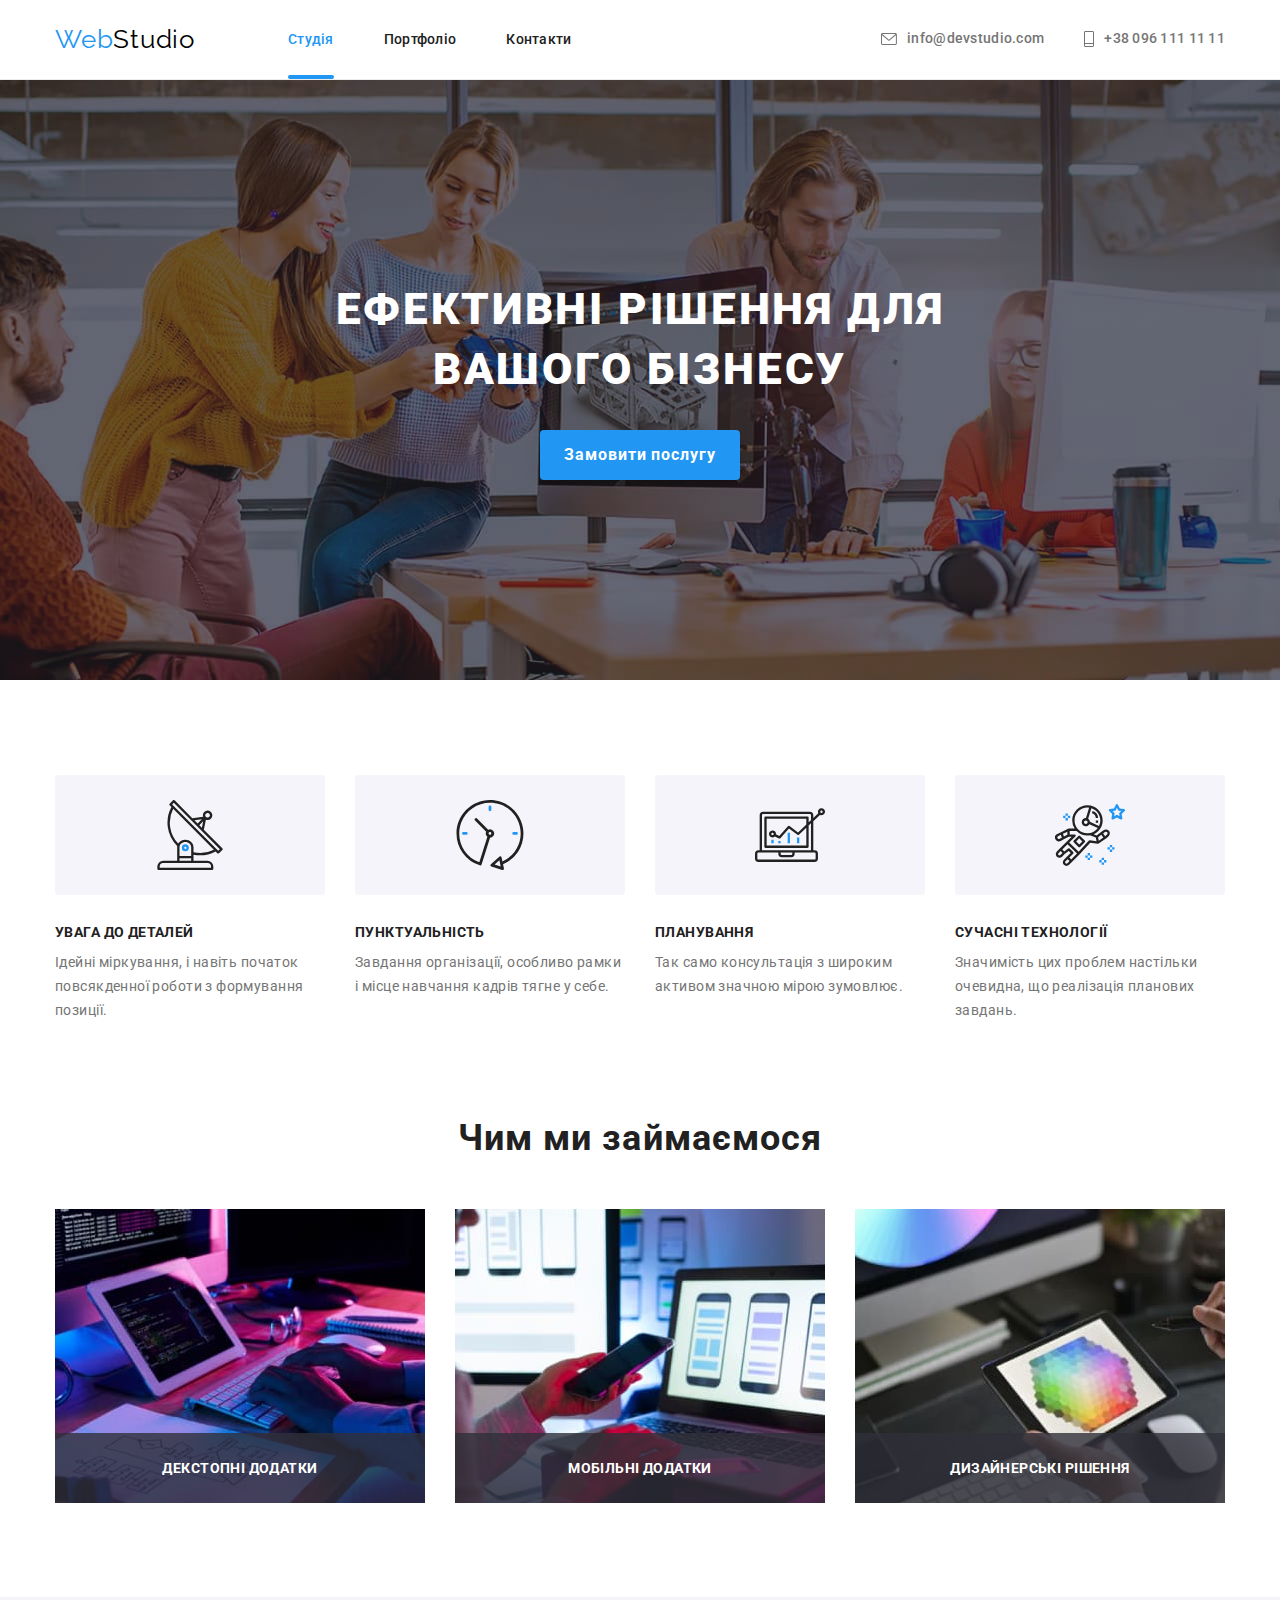
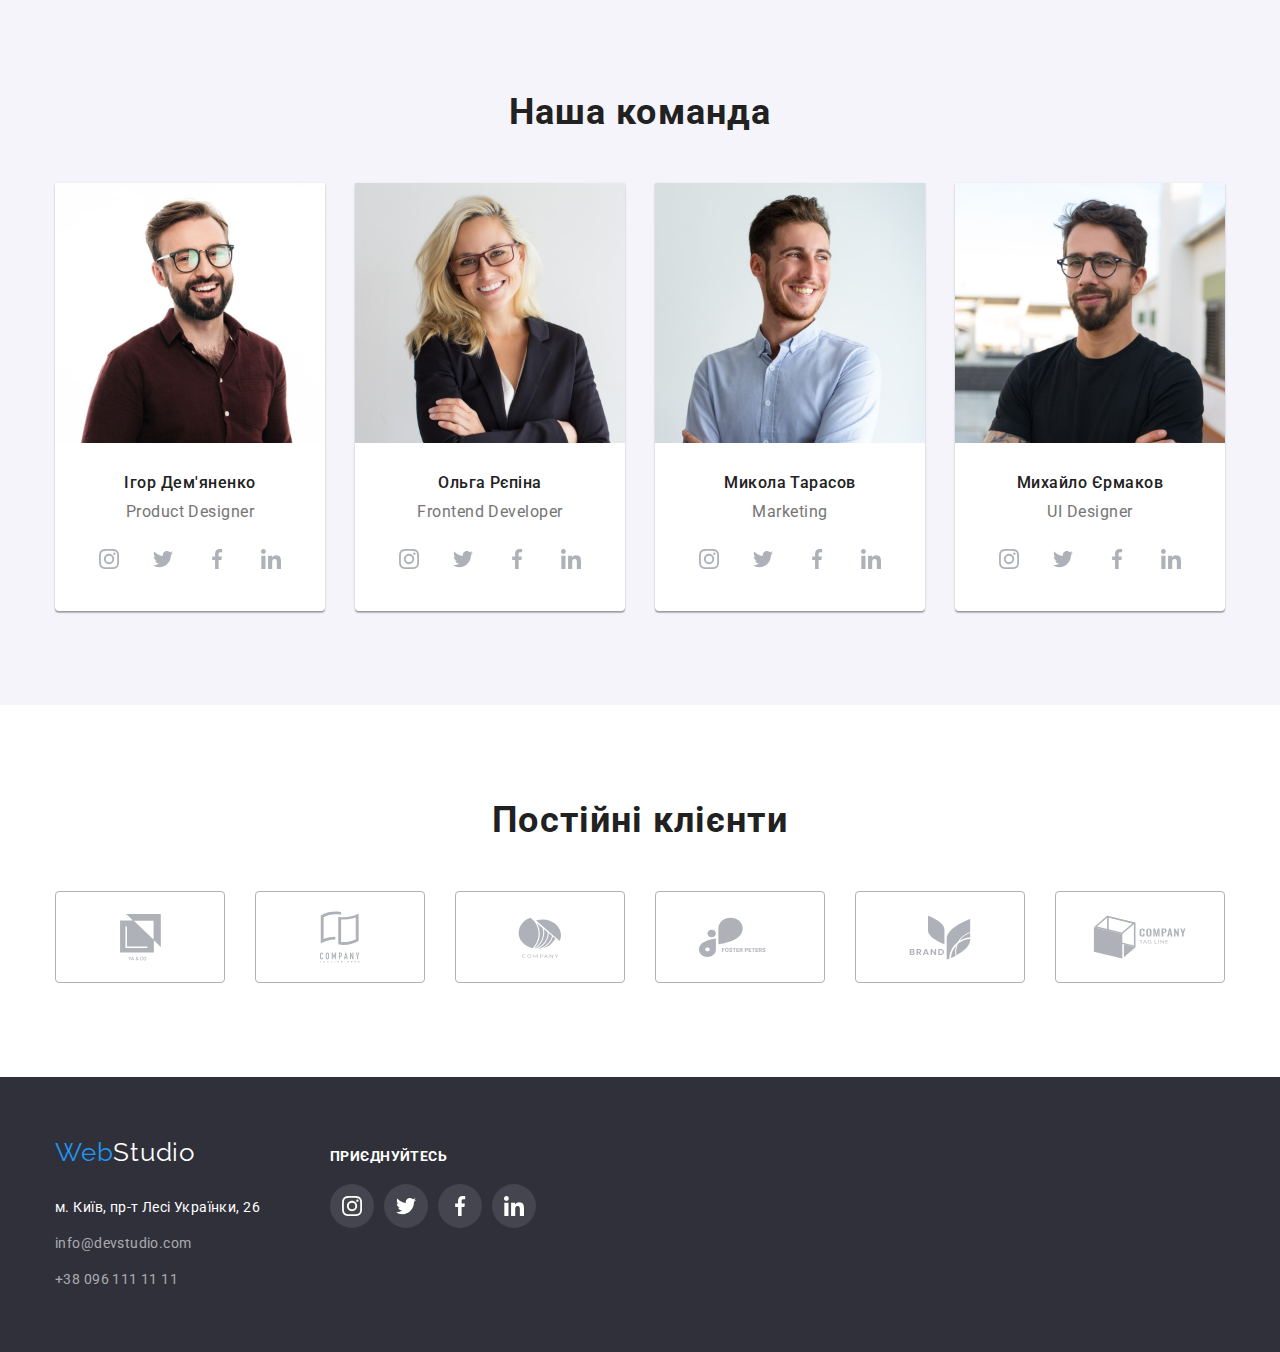
<file: index.html>
<!DOCTYPE html>
<html lang="uk">

<head>
  <meta charset="UTF-8" />
  <meta http-equiv="X-UA-Compatible" content="IE=edge" />
  <meta name="viewport" content="width=device-width, initial-scale=1.0" />
  <link rel="preconnect" href="https://fonts.googleapis.com" />
  <link rel="preconnect" href="https://fonts.gstatic.com" crossorigin />
  <link href="https://fonts.googleapis.com/css2?family=Raleway:wght@700&family=Roboto:wght@400;500;700;900&display=swap"
    rel="stylesheet" />
  <link rel="stylesheet" href="https://cdnjs.cloudflare.com/ajax/libs/modern-normalize/1.1.0/modern-normalize.min.css">
  <link rel="stylesheet" href="./css/styles.css" />
  <title>Document</title>
</head>

<body>
  <header>
    <div class="container header">
      <!-- лого-->
      <a href="./index.html" class="logo"><span class="logo-color">Web</span>Studio</a>
      <!--силки-->
      <nav>
        <ul>
          <li><a href="" class="nav-link studio active-page">Студія </a></li>
          <li><a href="./portfolio.html" class="nav-link">Портфоліо</a></li>
          <li><a href="" class="nav-link">Контакти</a></li>
        </ul>
      </nav>
      <!--звязок-->
      <ul>
        <li class="link-mail">
          <a href="mailto:info@devstudio.com" class="nav-connection mail">
            <!-- icon-mail -->
            <svg class="icon-mail" width="16" height="12">
              <use href="./img/icons.svg#mail" width="16" height="12"></use>
            </svg>
            info@devstudio.com
          </a>
        </li>
        <li class="link-mail">
          <a href="tel:+380961111111" class="nav-connection">
            <!-- icon-tel -->
            <svg class="icon-tel" width="10" height="16">
              <use href="./img/icons.svg#tel" width="10" height="16"></use>
            </svg>
            +38 096 111 11 11
          </a>
        </li>
      </ul>
    </div>
  </header>
  <main>
    <!--герой-->
    <div class="overley">
      <section class="hero-section">
        <h1 class="hero-title">ЕФЕКТИВНІ РІШЕННЯ ДЛЯ ВАШОГО БІЗНЕСУ</h1>
        <button type="button" class="pledge"data-modal-open>Замовити послугу</button>
      </section>
    </div>
    <!--Чим ми займаємося-->
    <section>
      <!-- заголовок який сховаємо -->
      <h2 class="title-text-casper">переваги</h2>
      <!--текс-->
      <div class="container">
        <ul class="advances">
          <li>
            <div class="advances-icon">
              <svg width="70" height="70">
                <use href="./img/icons.svg#antenna"></use>
              </svg>
            </div>
            <h3 class="advances-title">УВАГА ДО ДЕТАЛЕЙ</h3>
            <p class="advances-text">
              Ідейні міркування, і навіть початок повсякденної роботи з формування позиції.
            </p>
          </li>
          <li>
            <div class="advances-icon">
              <svg width="70" height="70">
                <use href="./img/icons.svg#clock"></use>
              </svg>
            </div>
            <h3 class="advances-title">ПУНКТУАЛЬНІСТЬ</h3>
            <p class="advances-text">
              Завдання організації, особливо рамки і місце навчання кадрів тягне у себе.
            </p>
          </li>
          <li>
            <div class="advances-icon">
              <svg width="70" height="70">
                <use href="./img/icons.svg#diagram"></use>
              </svg>
            </div>
            <h3 class="advances-title">ПЛАНУВАННЯ</h3>
            <p class="advances-text">
              Так само консультація з широким активом значною мірою зумовлює.
            </p>
          </li>
          <li>
            <div class="advances-icon">
              <svg width="70" height="70">
                <use href="./img/icons.svg#astronaut"></use>
              </svg>
            </div>
            <h3 class="advances-title">СУЧАСНІ ТЕХНОЛОГІЇ</h3>
            <p class="advances-text">
              Значимість цих проблем настільки очевидна, що реалізація планових завдань.
            </p>
          </li>
        </ul>
      </div>
    </section>
    <!--картинки-->
    <section class="img-work">
      <div class="container">
        <h2 class="title-text work">Чим ми займаємося</h2>
        <ul class="work-list">
          <li>
            <img src="./img/img-1.jpg" alt="робота за планшетом" width="370" height="294" />
            <div class="work-cards-txt" >
              <p>ДЕКСТОПНІ ДОДАТКИ</p>
            </div>
          </li>
          <li>
            <img src="./img/img-2.jpg" alt="ноутбук та телефон" width="370" height="294" />
            <div class="work-cards-txt" >
              <p>МОБІЛЬНІ ДОДАТКИ</p>
            </div>
          </li>
          <li>
            <img src="./img/img-3.jpg" alt="планшет на якому палітра кольорів" width="370" height="294" />
            <div class="work-cards-txt" >
              <p>ДИЗАЙНЕРСЬКІ РІШЕННЯ</p>
            </div>
          </li>
        </ul>
      </div>
    </section>
    <!--Наша команда-->
    <section class="team team-section">
      <div class="container">
        <h2 class="title-text team">Наша команда</h2>
        <ul class="team-card">
          <li>
            <img class="foto-team" src="./img/product-designer.jpg" alt="чоловік-продакт-дизайнер" width="270"
              height="260" />
            <div class="team-cards">
              <h3 class="name">Ігор Дем'яненко</h3>
              <p class="position">Product Designer</p>
              <ul class="social">
                <li class="social-icon-link-item">
                  <a class="social-icon-link" href="" aria-label="instagram">
                    <svg class="social-icon" width="20" height="20">
                      <use href="./img/icons.svg#instagram"></use>
                    </svg>
                  </a>
                </li>
                <li class="social-icon-link-item">
                  <a class="social-icon-link" href="" aria-label="twitter">
                    <svg class="social-icon" width="20" height="20">
                      <use href="./img/icons.svg#twitter"></use>
                    </svg>
                  </a>
                </li>
                <li class="social-icon-link-item">
                  <a class="social-icon-link" href="" aria-label="facebook">
                    <svg class="social-icon" width="20" height="20">
                      <use href="./img/icons.svg#facebook"></use>
                    </svg>
                  </a>
                </li>
                <li class="social-icon-link-item">
                  <a class="social-icon-link" href="" aria-label="linkedin">
                    <svg class="social-icon" width="20" height="20">
                      <use href="./img/icons.svg#linkedin"></use>
                    </svg>
                  </a>
                </li>
              </ul>
            </div>
          </li>
          <li>
            <img class="foto-team" src="./img/frontend-developer.jpg" alt="дівчина-розробник" width="270"
              height="260" />
            <div class="team-cards">
              <h3 class="name">Ольга Рєпіна</h3>
              <p class="position">Frontend Developer</p>
              <ul class="social">
                <li class="social-icon-link-item">
                  <a class="social-icon-link" href="" aria-label="instagram">
                    <svg class="social-icon" width="20" height="20">
                      <use href="./img/icons.svg#instagram"></use>
                    </svg>
                  </a>
                </li>
                <li class="social-icon-link-item">
                  <a class="social-icon-link" href="" aria-label="twitter">
                    <svg class="social-icon" width="20" height="20">
                      <use href="./img/icons.svg#twitter"></use>
                    </svg>
                  </a>
                </li>
                <li class="social-icon-link-item">
                  <a class="social-icon-link" href="" aria-label="facebook">
                    <svg class="social-icon" width="20" height="20">
                      <use href="./img/icons.svg#facebook"></use>
                    </svg>
                  </a>
                </li>
                <li class="social-icon-link-item">
                  <a class="social-icon-link" href="" aria-label="linkedin">
                    <svg class="social-icon" width="20" height="20">
                      <use href="./img/icons.svg#linkedin"></use>
                    </svg>
                  </a>
                </li>
              </ul>
            </div>
          </li>
          <li>
            <img class="foto-team" src="./img/marketing.jpg" alt="чоловік-маркетолог" width="270" height="260" />
            <div class="team-cards">
              <h3 class="name">Микола Тарасов</h3>
              <p class="position">Marketing</p>
              <ul class="social">
                <li class="social-icon-link-item">
                  <a class="social-icon-link" href="" aria-label="instagram">
                    <svg class="social-icon" width="20" height="20">
                      <use href="./img/icons.svg#instagram"></use>
                    </svg>
                  </a>
                </li>
                <li class="social-icon-link-item">
                  <a class="social-icon-link" href="" aria-label="twitter">
                    <svg class="social-icon" width="20" height="20">
                      <use href="./img/icons.svg#twitter"></use>
                    </svg>
                  </a>
                </li>
                <li class="social-icon-link-item">
                  <a class="social-icon-link" href="" aria-label="facebook">
                    <svg class="social-icon" width="20" height="20">
                      <use href="./img/icons.svg#facebook"></use>
                    </svg>
                  </a>
                </li>
                <li class="social-icon-link-item">
                  <a class="social-icon-link" href="" aria-label="linkedin">
                    <svg class="social-icon" width="20" height="20">
                      <use href="./img/icons.svg#linkedin"></use>
                    </svg>
                  </a>
                </li>
              </ul>
            </div>
          </li>
          <li>
            <img class="foto-team" src="./img/ui-designer.jpg" alt="чоловік-дизайнер" width="270" height="260" />
            <div class="team-cards">
              <h3 class="name">Михайло Єрмаков</h3>
              <p class="position">UI Designer</p>
              <ul class="social">
                <li class="social-icon-link-item">
                  <a class="social-icon-link" href="" aria-label="instagram">
                    <svg class="social-icon" width="20" height="20">
                      <use href="./img/icons.svg#instagram"></use>
                    </svg>
                  </a>
                </li>
                <li class="social-icon-link-item">
                  <a class="social-icon-link" href="" aria-label="twitter">
                    <svg class="social-icon" width="20" height="20">
                      <use href="./img/icons.svg#twitter"></use>
                    </svg>
                  </a>
                </li>
                <li class="social-icon-link-item">
                  <a class="social-icon-link" href="" aria-label="facebook">
                    <svg class="social-icon" width="20" height="20">
                      <use href="./img/icons.svg#facebook"></use>
                    </svg>
                  </a>
                </li>
                <li class="social-icon-link-item">
                  <a class="social-icon-link" href="" aria-label="linkedin">
                    <svg class="social-icon" width="20" height="20">
                      <use href="./img/icons.svg#linkedin"></use>
                    </svg>
                  </a>
                </li>
              </ul>
            </div>
          </li>
        </ul>
      </div>
    </section>
    <!-- Постійні клієнти -->
    <section>
      <div class="container">
        <h2 class="title-text clients">Постійні клієнти</h2>
        <ul class="client">
          <li class="icon-client-link-item">
            <a class="icon-client-link" href="">
              <svg class="icon-client" width="41" height="46.7">
                <use href="./img/icons.svg#client1"></use>
              </svg>
            </a>
          </li>
          <li class="icon-client-link-item">
            <a class="icon-client-link" href="">
              <svg class="icon-client" width="40" height="52">
                <use href="./img/icons.svg#client2"></use>
              </svg>
            </a>
          </li>
          <li class="icon-client-link-item">
            <a class="icon-client-link" href="">
              <svg class="icon-client" width="43.46" height="41.18">
                <use href="./img/icons.svg#client3"></use>
              </svg>
            </a>
          </li>
          <li class="icon-client-link-item">
            <a class="icon-client-link" href="">
              <svg class="icon-client" width="84.44" height="40.62">
                <use href="./img/icons.svg#client4"></use>
              </svg>
            </a>
          </li>
          <li class="icon-client-link-item">
            <a class="icon-client-link" href="">
              <svg class="icon-client" width="62.54" height="45.43">
                <use href="./img/icons.svg#client5"></use>
              </svg>
            </a>
          </li>
          <li class="icon-client-link-item">
            <a class="icon-client-link" href="">
              <svg class="icon-client" width="93.79" height="43.93">
                <use href="./img/icons.svg#client6"></use>
              </svg>
            </a>
          </li>
        </ul>
      </div>
    </section>
  </main>
  <footer class="footer">
    <div class="container foot">
      <div>
        <!--лого-->
        <a href="" class="logo-footer"><span class="logo-footer-color">Web</span>Studio</a>
        <!-- адресс -->
        <address class="addres-page">
          <ul class="address-link">
            <li><a href="https://goo.gl/maps/CPtrU1FHBa2aNyZL9" target="_blank" rel="noopener noreferrer nofollow"
                class="address">м. Київ, пр-т Лесі Українки, 26</a> </li>
            <li>
              <a href="mailto:info@devstudio.com" class="connection-footer">info@devstudio.com</a>
            </li>
            <li><a href="tel:+380961111111" class="connection-footer">+38 096 111 11 11</a></li>
          </ul>
        </address>
      </div>
      <div class="go">
        <p class="join-txt">ПРИЄДНУЙТЕСЬ</p>
        <ul class="icon-foot-link-list">
          <li class="icon-foot-link-item">
            <a class="icon-foot-link" href="" aria-label="instagram">
              <svg class="icon-foot" width="20" height="20">
                <use href="./img/icons.svg#instagram" width="20" height="20"></use>
              </svg>
            </a>
          </li>
          <li class="icon-foot-link-item">
            <a class="icon-foot-link" href="" aria-label="twitter">
              <svg class="icon-foot" width="20" height="20">
                <use href="./img/icons.svg#twitter" width="20" height="20"></use>
              </svg>
            </a>
          </li>
          <li class="icon-foot-link-item">
            <a class="icon-foot-link" href="" aria-label="facebook">
              <svg class="icon-foot" width="20" height="20">
                <use href="./img/icons.svg#facebook" width="20" height="20"></use>
              </svg>
            </a>
          </li>
          <li class="icon-foot-link-item">
            <a class="icon-foot-link" href="" aria-label="linkedin">
              <svg class="icon-foot" width="20" height="20">
                <use href="./img/icons.svg#linkedin" width="20" height="20"></use>
              </svg>
            </a>
          </li>
        </ul>
      </div>
    </div>
  </footer>
  <div class="backdrop is-hidden" data-modal>
    <div class="modal">
      <button class="data-modal-buton" data-modal-close>
        <svg width="11px" height="11px">
          <use  class="data-modal-buton-icon" href="./img/icons.svg#vector" width="11px" height="11px"></use>
        </svg>
      </button>
    </div>
  </div>
  <script src="./js/modal.js"></script>
</body>

</html>
</file>
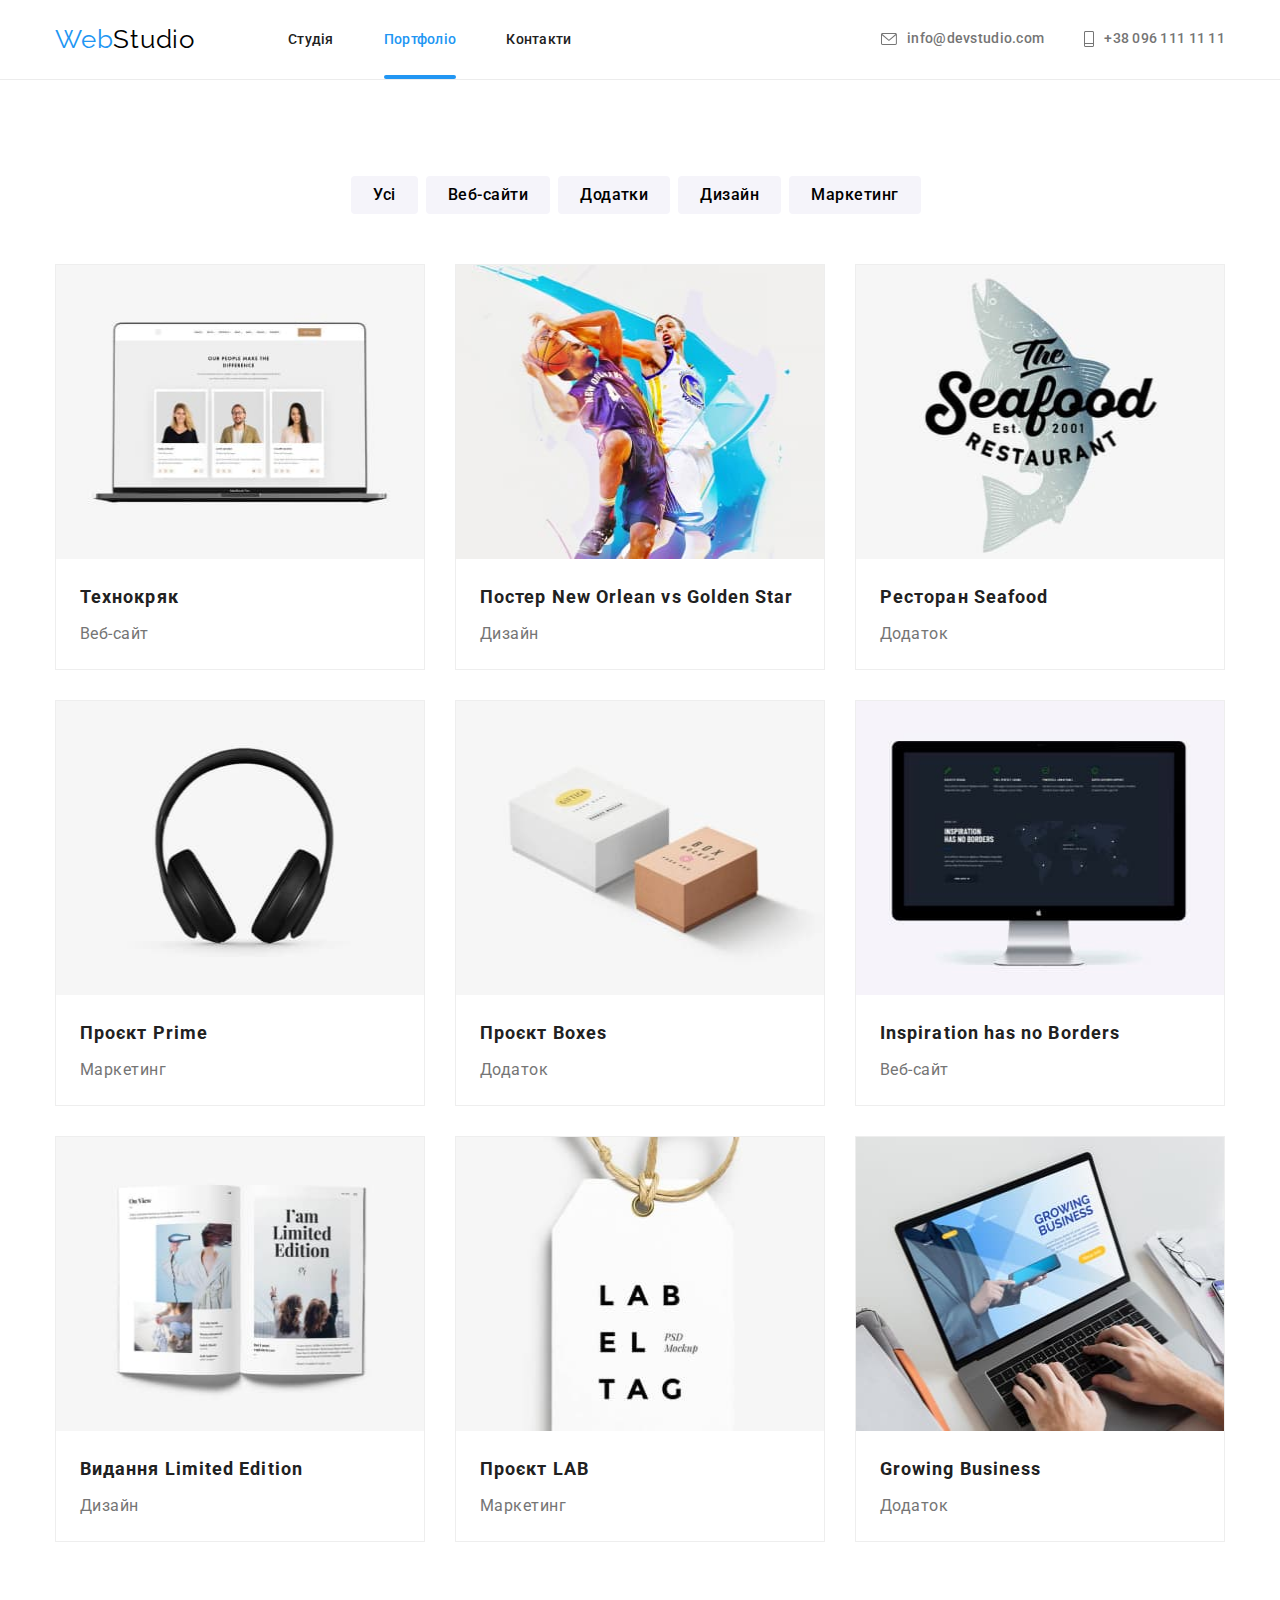
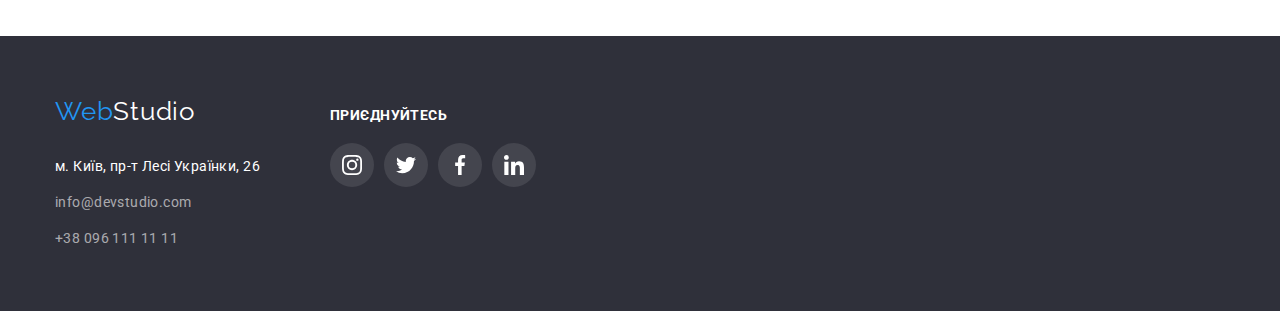
<file: portfolio.html>
<!DOCTYPE html>
<html lang="uk">

<head>
  <meta charset="UTF-8" />
  <meta http-equiv="X-UA-Compatible" content="IE=edge" />
  <meta name="viewport" content="width=device-width, initial-scale=1.0" />
  <link rel="preconnect" href="https://fonts.googleapis.com" />
  <link rel="preconnect" href="https://fonts.gstatic.com" crossorigin />
  <link href="https://fonts.googleapis.com/css2?family=Raleway:wght@700&family=Roboto:wght@400;500;700;900&display=swap"
    rel="stylesheet" />
  <link rel="stylesheet" href="https://cdnjs.cloudflare.com/ajax/libs/modern-normalize/1.1.0/modern-normalize.min.css">
  <link rel="stylesheet" href="./css/styles.css" />
  <title>Document</title>
</head>

<body>
  <header>
    <div class="container header">
      <!-- лого-->
      <a href="./index.html" class="logo"><span class="logo-color">Web</span>Studio</a>
      <!--силки-->
      <nav>
        <ul>
          <li><a href="./index.html" class="nav-link studio">Студія </a></li>
          <li><a href="" class="nav-link active-page">Портфоліо</a></li>
          <li><a href="" class="nav-link">Контакти</a></li>
        </ul>
      </nav>
      <!--звязок-->
      <ul>
        <li class="link-mail">
          <a href="mailto:info@devstudio.com" class="nav-connection mail">
            <!-- icon-mail -->
            <svg class="icon-mail" width="16" height="12">
              <use href="./img/icons.svg#mail" width="16" height="12"></use>
            </svg>
            info@devstudio.com
          </a>
        </li>
        <li class="link-mail">
          <a href="tel:+380961111111" class="nav-connection">
            <!-- icon-tel -->
            <svg class="icon-tel" width="10" height="16">
              <use href="./img/icons.svg#tel" width="10" height="16"></use>
            </svg>
            +38 096 111 11 11
          </a>
        </li>
      </ul>
    </div>
  </header>
  <main>
    <section class="portfolio-item">
      <!-- заголовок скриєм -->
      <h1 class="casper">список робіт</h1>
      <!--  portfolio-item  -->
      <div class="container">
        <ul class="buton-filter">
          <li><button type="button" class="button-filter-styles">Усі</button></li>
          <li><button type="button" class="button-filter-styles">Веб-сайти</button></li>
          <li><button type="button" class="button-filter-styles">Додатки</button></li>
          <li><button type="button" class="button-filter-styles">Дизайн</button></li>
          <li><button type="button" class="button-filter-styles">Маркетинг</button></li>
        </ul>
      </div>
      <div class="container">
        <ul class="portfolio-cards">

          <li>
            <a class="link-card" href="">
              <div class="portfolio-tumb">
                <img class="portfolio-img" src="./img/notebook.jpg" alt="ноутбук" width="370" height="294" />
                <div class="portfolio-tumb-txt" >
                  <p>Ресурс пропонує комплексні пропозиції
                     з різним рівнем функціоналу та сервісів.
                      Все це дозволить відвідувачу отримати вичерпні 
                      відомості про компанію чи приватну особу.</p>
                </div>
              </div>

              <div class="card">
                <h2 class="title-item">Технокряк</h2>
                <p class="text-category">Веб-сайт</p>
              </div>
            </a>
          </li>

          <li>
            <a class="link-card" href="">
              <div class="portfolio-tumb">
                <img class="portfolio-img" src="./img/game.jpg" alt="двооє гравців грають в баскетбол" width="370" height="294" />
                <div class="portfolio-tumb-txt" >
                  <p>Ресурс пропонує комплексні пропозиції
                     з різним рівнем функціоналу та сервісів.
                      Все це дозволить відвідувачу отримати вичерпні 
                      відомості про компанію чи приватну особу.</p>
                </div>
              </div>
              
                
              <div class="card">
                <h2 class="title-item">Постер New Orlean vs Golden Star</h2>
                <p class="text-category">Дизайн</p>
              </div>
            </a>
          </li>

          <li>
            <a class="link-card" href="">
              <div class="portfolio-tumb">
                <img class="portfolio-img" src="./img/fish.jpg" alt="логотип ресторану на фоні риби" width="370"
                height="294" />
                <div class="portfolio-tumb-txt" >
                  <p>Ресурс пропонує комплексні пропозиції
                     з різним рівнем функціоналу та сервісів.
                      Все це дозволить відвідувачу отримати вичерпні 
                      відомості про компанію чи приватну особу.</p>
                </div>
              </div>
              
              <div class="card">
                <h2 class="title-item">Ресторан Seafood</h2>
                <p class="text-category">Додаток</p>
              </div>
            </a>
          </li>

          <li>
            <a class="link-card" href="">
              <div class="portfolio-tumb">
                <img class="portfolio-img" src="./img/headphones.jpg" alt="навушники" width="370" height="294" />
                <div class="portfolio-tumb-txt" >
                  <p>Ресурс пропонує комплексні пропозиції
                     з різним рівнем функціоналу та сервісів.
                      Все це дозволить відвідувачу отримати вичерпні 
                      відомості про компанію чи приватну особу.</p>
                </div>
              </div>
             
              <div class="card">
                <h2 class="title-item">Проєкт Prime</h2>
                <p class="text-category">Маркетинг</p>
              </div>
            </a>
          </li>

          <li>
            <a class="link-card" href="">
              <div class="portfolio-tumb">
                <img class="portfolio-img" src="./img/boxes.jpg" alt=" дві коробри" width="370" height="294" />
                <div class="portfolio-tumb-txt" >
                  <p>Ресурс пропонує комплексні пропозиції
                     з різним рівнем функціоналу та сервісів.
                      Все це дозволить відвідувачу отримати вичерпні 
                      відомості про компанію чи приватну особу.</p>
                </div>
              </div>
             
              <div class="card">
                <h2 class="title-item">Проєкт Boxes</h2>
                <p class="text-category">Додаток</p>
              </div>
            </a>
          </li>

          <li>
            <a class="link-card" href="">
              <div class="portfolio-tumb">
                <img class="portfolio-img" src="./img/monitor.jpg" alt="монітор з мапою світу" width="370" height="294" />
                <div class="portfolio-tumb-txt" >
                  <p>Ресурс пропонує комплексні пропозиції
                     з різним рівнем функціоналу та сервісів.
                      Все це дозволить відвідувачу отримати вичерпні 
                      відомості про компанію чи приватну особу.</p>
                </div>
              </div>
              
              <div class="card">
                <h2 class="title-item">Inspiration has no Borders</h2>
                <p class="text-category">Веб-сайт</p>
              </div>
            </a>
          </li>

          <li>
            <a class="link-card" href="">
              <div class="portfolio-tumb">
                <img class="portfolio-img" src="./img/limited.jpg" alt="лестівка лемітованої продукції" width="370"
                height="294" />
                <div class="portfolio-tumb-txt" >
                  <p>Ресурс пропонує комплексні пропозиції
                     з різним рівнем функціоналу та сервісів.
                      Все це дозволить відвідувачу отримати вичерпні 
                      відомості про компанію чи приватну особу.</p>
                </div>
              </div>
             
              <div class="card">
                <h2 class="title-item">Видання Limited Edition</h2>
                <p class="text-category">Дизайн</p>
              </div>
            </a>
          </li>

          <li>
            <a class="link-card" href="">
              <div class="portfolio-tumb">
                <img class="portfolio-img" src="./img/label.jpg" alt="бірка" width="370" height="294" />
                <div class="portfolio-tumb-txt" >
                  <p>Ресурс пропонує комплексні пропозиції
                     з різним рівнем функціоналу та сервісів.
                      Все це дозволить відвідувачу отримати вичерпні 
                      відомості про компанію чи приватну особу.</p>
                </div>
              </div>
              
              <div class="card">
                <h2 class="title-item">Проєкт LAB</h2>
                <p class="text-category">Маркетинг</p>
              </div>
            </a>
          </li>

          <li>
            <a class="link-card" href="">
              <div class="portfolio-tumb">
                <img class="portfolio-img" src="./img/work.jpg" alt="виконання праці за ноутбуком" width="370"
                height="294" />
                <div class="portfolio-tumb-txt" >
                  <p>Ресурс пропонує комплексні пропозиції
                     з різним рівнем функціоналу та сервісів.
                      Все це дозволить відвідувачу отримати вичерпні 
                      відомості про компанію чи приватну особу.</p>
                </div>
              </div>
              
              <div class="card">
                <h2 class="title-item">Growing Business</h2>
                <p class="text-category">Додаток</p>
              </div>
            </a>
          </li>
        </ul>
      </div>
    </section>
  </main>
  <footer class="footer">
    <div class="container foot">
      <div>
        <!--лого-->
        <a href="" class="logo-footer"><span class="logo-footer-color">Web</span>Studio</a>
        <!-- адресс -->
        <address class="addres-page">
          <ul class="address-link">
            <li><a href="https://goo.gl/maps/CPtrU1FHBa2aNyZL9" target="_blank" rel="noopener noreferrer nofollow"
                class="address">м. Київ, пр-т Лесі Українки, 26</a> </li>
            <li>
              <a href="mailto:info@devstudio.com" class="connection-footer">info@devstudio.com</a>
            </li>
            <li><a href="tel:+380961111111" class="connection-footer">+38 096 111 11 11</a></li>
          </ul>
        </address>
      </div>
      <div class="go">
        <p class="join-txt">ПРИЄДНУЙТЕСЬ</p>
        <ul class="icon-foot-link-list">
          <li class="icon-foot-link-item">
            <a class="icon-foot-link" href="" aria-label="instagram">
              <svg class="icon-foot" width="20" height="20">
                <use href="./img/icons.svg#instagram" width="20" height="20"></use>
              </svg>
            </a>
          </li>
          <li class="icon-foot-link-item">
            <a class="icon-foot-link" href="" aria-label="twitter">
              <svg class="icon-foot" width="20" height="20">
                <use href="./img/icons.svg#twitter" width="20" height="20"></use>
              </svg>
            </a>
          </li>
          <li class="icon-foot-link-item">
            <a class="icon-foot-link" href="" aria-label="facebook">
              <svg class="icon-foot" width="20" height="20">
                <use href="./img/icons.svg#facebook" width="20" height="20"></use>
              </svg>
            </a>
          </li>
          <li class="icon-foot-link-item">
            <a class="icon-foot-link" href="" aria-label="linkedin">
              <svg class="icon-foot" width="20" height="20">
                <use href="./img/icons.svg#linkedin" width="20" height="20"></use>
              </svg>
            </a>
          </li>
        </ul>
      </div>
    </div>
  </footer>
</body>

</html>
</file>
<file: css/styles.css>
html {
    box-sizing: border-box;
}
*, *::before, *::after {
    box-sizing: inherit;
}
:root {
    --title-text-color:#212121;
    --hero-text-color:#FFFFFF;
    --logo-text-color:#2196F3;
    --desc-color:#757575;
}
/* *:hover, :focus {
    transition-property: transform;
    transition-duration: 250ms;
    transition-timing-function: cubic-bezier(0.4, 0, 0.2, 1);
} */
body {
    margin: 0;
    font-family: Roboto , sans-serif;
    font-style: normal;
    color: var(--title-text-color);
}
/* list decoration */
a {
    text-decoration: none;
}
ul {
    list-style: none;
    margin-left: 0;
    padding-left: 0;
}


h1, h2, h3, h4, h5, h6, p, ul {
    margin-top: 0;
    margin-bottom: 0;
}
section {
    padding-top: 94px;
    padding-bottom: 94px;
}
img {
    display: block;
    max-width: 100%;
}
header {
    padding-top: 24px;
    padding-bottom: 24px;

    border-bottom: 1px solid #ECECEC;
}
.container {
    
    
    width: 1200px;
    margin-left: auto;
    margin-right: auto;
    padding-left: 15px;
    padding-right: 15px;
    

}
.header {
    display: flex;
    align-items: center;
    
    
    }
.container> nav> ul {
    display: flex;
}
.container> ul {
    display: flex;

    margin-left: auto;
}
.header> nav> ul> li {
    margin-left: 50px;
}
.header> nav> ul> li:first-child {
    margin-left: 0;
}

/* logo */
.logo {
    margin-right: 93px;

    font-family: 'Raleway';
    font-style: normal;   
    font-size: 26px;
    line-height: 1.19;
    letter-spacing: 0.03em;
    color: #000000;
}
.logo-color {
    color: var(--logo-text-color);
}
/* nav-link */
.nav-link  {
    position: relative;
 
    font-weight: 500;
    font-size: 14px;
    line-height: 1.14;
    letter-spacing: 0.02em;
    color: var(--title-text-color);
    transition: transform, 250ms cubic-bezier(0.4, 0, 0.2, 1);
}
.nav-link:hover,
.nav-link:focus {
    color: var(--logo-text-color);
    transition: transform, 250ms cubic-bezier(0.4, 0, 0.2, 1);
}

/* .nav-connection */
.nav-connection {
   display: flex;
    margin-left: 40px;

    font-weight: 500;
    font-size: 14px;
    line-height: 1.14;
    letter-spacing: 0.02em;
    color: var(--desc-color);
    align-items: center;
    justify-content: center;
    transition: transform, 250ms cubic-bezier(0.4, 0, 0.2, 1);
}
.mail {
    margin-left: auto;
    align-items: center;
    justify-content: center;
    transition: transform, 250ms cubic-bezier(0.4, 0, 0.2, 1);
}

.nav-connection:hover,
.nav-connection:focus {
    color: var(--logo-text-color);
    transition: transform, 250ms cubic-bezier(0.4, 0, 0.2, 1);
}
/* active-page */
.active-page {
    color: var(--logo-text-color);

}
.active-page::after {
    content: "";
    position: absolute;
    left: 0;
    bottom:-31.5px;

    display: block;
    width: 100%;
    height: 4px;
    background-color: var(--logo-text-color);
    border-radius: 2px;
    transition: transform, 250ms cubic-bezier(0.4, 0, 0.2, 1);
}


/* icon-mail-tel */
.icon-mail, .icon-tel {
    display: flex;
    fill: currentColor;
    margin-right: 10px;
    align-items: center;
    justify-content: center;
}

.nav-connection:hover,
.nav-connection:focus {
    fill: currentColor;
    transition: transform, 250ms cubic-bezier(0.4, 0, 0.2, 1);
}






/* !!!!!!!!!main-index!!!!!!!!! */
/* hero */
.overley {
    max-width: 1600px;
    height: 600px;
    margin-left: auto;
    margin-right: auto;
    background-color: #C4C4C4;
    background-repeat: no-repeat;
    background-position: center;
    background-image: linear-gradient(
        90deg,rgba(47, 48, 58, 0.4),
        rgba(47, 48, 58, 0.4)),
         url("../img/img-hero.jpg");
}

.hero-section {
    padding-top: 200px;
    padding-bottom: 200px;
    margin-left: auto;
    margin-right: auto;   
}
.hero-title {
    width: 696PX;
    margin-left: auto;
    margin-right: auto;
    margin-bottom: 30PX;

    font-weight: 900;
    font-size: 44px;
    line-height: 1.36;
    text-align: center;
    letter-spacing: 0.06em;
    color: var(--hero-text-color);
    
}
.pledge {
    display: flex;
    justify-content: center;
    margin-left: auto;
    margin-right: auto;
    padding: 10px 24px;

    font-family: 'Roboto';
    font-style: normal;
    font-weight: 700;
    font-size: 16px;
    line-height: 1.87;
    text-align: center;
    letter-spacing: 0.06em;
    color: var(--hero-text-color);
    background-color: var(--logo-text-color);
    box-shadow: 0px 4px 4px rgba(0, 0, 0, 0.15);
    border-radius: 4px;
    border: #2196F3;
    transition: transform, 250ms cubic-bezier(0.4, 0, 0.2, 1);

}
.pledge:hover,
.pledge:focus {
    color: var(--hero-text-color);
    background-color: #188CE8;
    transition: transform, 250ms cubic-bezier(0.4, 0, 0.2, 1);
}
/* h2 */
.title-text-casper, .casper {
    display: flex;
    width: 1px;
    margin-left: auto;
    margin-right: auto;

    font-size: 1px;
    color: rgba(100%, 100%, 100%, 100%);
    text-align: center;
}

.title-text {
    
    font-size: 36px;
    line-height: 1.17;
    text-align: center;
    letter-spacing: 0.03em;
    
}





/* advances */
.advances-icon {
    margin-bottom: 30px;
    display: flex;
    height: 120px;
    background-color: #F5F4FA;
    border-radius: 4px;
    align-items: center;
    justify-content: center;
}

.advances> li {
    width: 270px;
    margin-right: 30px;
}
.advances> li:last-child {
margin-right: 0;
}
.advances-title {
    margin-bottom: 10px;
    
    font-size: 14px;
    line-height: 1.14;
    letter-spacing: 0.03em;  
}
.advances-text {
    
    font-size: 14px;
    line-height: 1.71;
    letter-spacing: 0.03em;
    color: var(--desc-color);
}

.work {
    margin-bottom: 50px;
}
.work-list> li {
    position: relative;

    margin-right: 30px;
    height: 294px;
}
.work-list> li:last-child {
    margin-right: 0;
}
.img-work {
    padding-top: 0;
    padding-bottom:  94px;
}

.work-cards-txt {
    content: "";
    position: absolute;
    left: 0;
    bottom: 0px;

    display: block;
    width: 370px;
    height: 70px;
    background-color: rgba(47, 48, 58, 0.8);
    color: var(--hero-text-color);
    font-weight: 700;
    font-size: 14px;
    line-height: 1.142;
    text-align: center;
    letter-spacing: 0.03em;
    padding: 27px ;
}





/* team */
.team {
margin-bottom: 50px;
background-color: #F5F4FA;
}
.team-card> li {

    margin-right: 30px;
    border-radius: 0px;

    box-shadow: 0px 1px 3px rgba(0, 0, 0, 0.12), 0px 1px 1px rgba(0, 0, 0, 0.14), 0px 2px 1px rgba(0, 0, 0, 0.2);
    border-radius: 0px 0px 4px 4px;

    background-color: var(--hero-text-color);
}
.team-card> li:last-child {
    margin-right: 0;
}
.team-cards {
    padding-top: 30px;
    padding-bottom: 30px;
}

.team .name {
    
    margin-bottom: 10px;

    font-weight: 500;
    font-size: 16px;
    line-height: 1.19;
    letter-spacing: 0.03em;
    text-align: center;
    
}
.team .position {
    margin-bottom: 16px;

    font-size: 16px;
    line-height: 1.19;
    letter-spacing: 0.03em;
    color: var(--desc-color);
    text-align: center;
}
.team-section {
    margin-bottom: 0;
}

/* social-icon */
.social {
    display: flex;
    align-items: center;
    justify-content: center;
    padding: 0;
}
.social-icon-link-item {
    width: 44px;
    height: 44px;
    border-radius: 50%;
    margin-right: 10px;
    fill: var(--desc-color);
}
.social-icon-link-item:last-child {
    margin-right: 0;
}
.social-icon-link {
    width: 44px;
    height: 44px;
    display: flex;
    align-items: center;
    justify-content: center;
    fill: #AFB1B8;
    transition: transform, 250ms cubic-bezier(0.4, 0, 0.2, 1);
   
}
.social-icon-link:hover,
.social-icon-link:focus {
    display: flex;
    width: 44px;
    height: 44px;
    background-color: var(--logo-text-color);
    border-radius: 50%;
    margin-right: 10px;
    fill: var(--hero-text-color);
    transition: transform, 250ms cubic-bezier(0.4, 0, 0.2, 1);
}




/* client */
.clients {
    margin-bottom: 50px;
}
.client {
    display: flex;
    align-items: center;
    justify-content: center;
    padding: 0;
}

.icon-client-link-item {
    display: flex;
    width: 170px;
    height: 92px;

    margin-right: 30px;
    fill: #AFB1B8;
}
.icon-client-link-item:last-child {
    margin-right: 0;
}

.icon-client-link {
    width: 170px;
    height: 92px;
    border: 1px solid #AFB1B8;
    border-radius: 4px;
    display: flex;
    align-items: center;
    justify-content: center;
    fill: #AFB1B8;
    transition: transform, 250ms cubic-bezier(0.4, 0, 0.2, 1);
}
.icon-client-link:hover,
.icon-client-link:focus {
    fill: var(--logo-text-color);
    border: 1px solid var(--logo-text-color);
    border-radius: 4px;
    transition: transform, 250ms cubic-bezier(0.4, 0, 0.2, 1);
}






/* !!!!!!!!!main-portfolio!!!!!!!!! */
/* button-filter */
.button-filter-styles {
    display: inline-block;
    padding: 6px 22px;
    border: 0;

    font-family: 'Roboto';
    font-style: normal;
    font-weight: 500;
    font-size: 16px;
    line-height: 1.62;
    text-align: center;
    letter-spacing: 0.03em;
    background-color: #F5F4FA;
    border-radius: 4px;
    transition: transform, 250ms cubic-bezier(0.4, 0, 0.2, 1);
}

.button-filter-styles:hover,
.button-filter-styles:focus {
    color: var(--hero-text-color);
    background-color: var(--logo-text-color);
    box-shadow: 0px 3px 1px rgba(0, 0, 0, 0.1), 0px 1px 2px 
     rgba(0, 0, 0, 0.08), 0px 2px 2px rgba(0, 0, 0, 0.12);
     transition: transform, 250ms cubic-bezier(0.4, 0, 0.2, 1);
}
.buton-filter {
    margin-bottom: 50px;
    padding: 6px, 22px;
    justify-content: center;
}
.buton-filter> li {
    margin-right: 8px; 
}
/* portfolio-item */
.portfolio-cards {
    display: flex;
    flex-wrap: wrap;
    margin-right: -30px;
    margin-bottom: -30px;
    
}
.portfolio-cards> li {


    flex-basis: calc(100%/3 - 30px);
    margin-right: 30px;
    margin-bottom: 30px;
    
    background-color: var(--hero-text-color);
    border: 1px solid #EEEEEE;
    transition: transform, 250ms cubic-bezier(0.4, 0, 0.2, 1);
}
.card {
    padding: 20px 24px;
}


.title-item {
    margin-bottom: 4px;
    font-size: 18px;
    line-height: 2;
    letter-spacing: 0.06em;
    color: var(--title-text-color);
}
.text-category {


    font-size: 16px;
    line-height: 1.87;
    letter-spacing: 0.03em;
    color: var(--desc-color);
}
/* link-card */
.link-card:hover, 
.link-card:focus {
    display: block;
    
    box-shadow: 0px 1px 1px rgba(0, 0, 0, 0.12),
    0px 4px 4px rgba(0, 0, 0, 0.06),
    1px 4px 6px rgba(0, 0, 0, 0.16);
    transition: transform, 250ms cubic-bezier(0.4, 0, 0.2, 1);
    
}
/* overlay-card */
.link-card:hover .portfolio-tumb::before {
    transform: translateY(0);

}
.portfolio-tumb {
    position: relative;
    overflow: hidden;
}
.portfolio-tumb::before {
    content: "";
    position: absolute;

    bottom: 0;
    left: 0;
    width: 100%;
    height: 100%;
    
    background: rgba(33, 150, 243, 0.9);

    opacity: 0;
    transform: translateY(100%);
    transition: transform, 250ms cubic-bezier(0.4, 0, 0.2, 1);

}
.portfolio-tumb:hover::before {
    opacity: 1;
    
    
}

.portfolio-tumb-txt {
    position: absolute;

    top: 0;
    left: 0;
    width: 100%;
    height: 100%;

    padding: 44px 24px 82px 24px;
    font-size: 18px;
    line-height: 1.555;
    letter-spacing: 0.03em;
    color: #FFFFFF;

    opacity: 0;

    
}
.portfolio-tumb-txt:hover,
.portfolio-tumb-txt:focus {
    opacity: 1;

}






/* footer */
.foot {
    display: flex;
    align-items: baseline;
}
.footer {
    display: flex;
    padding-top: 60px;
    padding-bottom: 60px;
    background-color: #2F303A;

}
.logo-footer {
    display: inline-block;
    margin-bottom: 28px;


    font-family: 'Raleway';
    font-style: normal;
    font-size: 26px;
    line-height: 1.19;
    letter-spacing: 0.03em;
    color: #FFFFFF;
}
.logo-footer-color {
    color: var(--logo-text-color);
}
.addres-page {
    font-style: normal;
}
.address {
    
    
    font-size: 14px;
    line-height: 1.71;
    letter-spacing: 0.03em;
    color: var(--hero-text-color);
}
.address-link {
    display: inline-block;
}
.address-link> li {
    margin-bottom: 12px;
}
.address-link> li:last-child {
    margin-bottom: 0;
}
.connection-footer {
    font-size: 14px;
    line-height: 1.71;
    letter-spacing: 0.03em;
    color: rgba(255, 255, 255, 0.6);
    transition: transform, 250ms cubic-bezier(0.4, 0, 0.2, 1);
}
.connection-footer:hover,
.connection-footer:focus {
    color: var(--logo-text-color);
    transition: transform, 250ms cubic-bezier(0.4, 0, 0.2, 1);
}




/* icon-foot */
.go {
    margin-left: 70px;
    width: 206px;
    height: 80px;
}
.join-txt {
    margin-bottom: 20px;
    font-family: 'Roboto';
    font-style: normal;
    font-weight: 700;
    font-size: 14px;
    line-height: 16px;
    letter-spacing: 0.03em;
    text-transform: uppercase;
    color: #FFFFFF;
}

 .icon-foot-link-list {
    display: flex;
    align-items: center;
    justify-content: center;
    padding: 0;
}

.icon-foot-link-item {
    display: flex;
    width: 44px;
    height: 44px;
    margin-right: 10px;
}
.icon-foot-link-item:last-child {
    margin-right: 0;
}

.icon-foot-link {
    display: flex;
    width: 44px;
    height: 44px;
    align-items: center;
    justify-content: center;
    fill: var(--hero-text-color);
    background: rgba(255, 255, 255, 0.1);
    border-radius: 50%;
    transition: transform, 250ms cubic-bezier(0.4, 0, 0.2, 1);
}
.icon-foot-link:hover,
.icon-foot-link:focus {
    background: var(--logo-text-color);
    border-radius: 50%;
    transition: transform, 250ms cubic-bezier(0.4, 0, 0.2, 1);
}



/* modal */
.backdrop {
    position: fixed;
    top: 0;
    left: 0;
    width: 100%;
    height: 100%;
    background-color: rgba(0, 0, 0, 0.2);
    transition: transform, 250ms cubic-bezier(0.4, 0, 0.2, 1);
}
.backdrop.is-hidden {
    opacity: 0;
    pointer-events: none;
}
.modal {
    position: absolute;
    top: 50%;
    left: 50%;
    transform: translate(-50%, -50%);

    width: 528px;
    height: 581px;

    background: #FFFFFF;
    box-shadow: 0px 1px 3px rgba(0, 0, 0, 0.12), 0px 1px 1px rgba(0, 0, 0, 0.14), 0px 2px 1px rgba(0, 0, 0, 0.2);
    border-radius: 4px;
    transition: transform, 250ms cubic-bezier(0.4, 0, 0.2, 1);
}
.data-modal-buton {
    position: absolute;
    top: 0;
    right: 0;

    width: 30px;
    height: 30px;
    display: block;
    margin-top: 8px;
    margin-right: 8px;
    padding: 0;

    background: #FFFFFF;
    border: 1px solid rgba(0, 0, 0, 0.1);
    border-radius: 50%;
}
.data-modal-buton-icon {
    width: 11px;
    height: 11px;
    display: block;
    align-items: center;
    justify-content: center;
}
</file>
